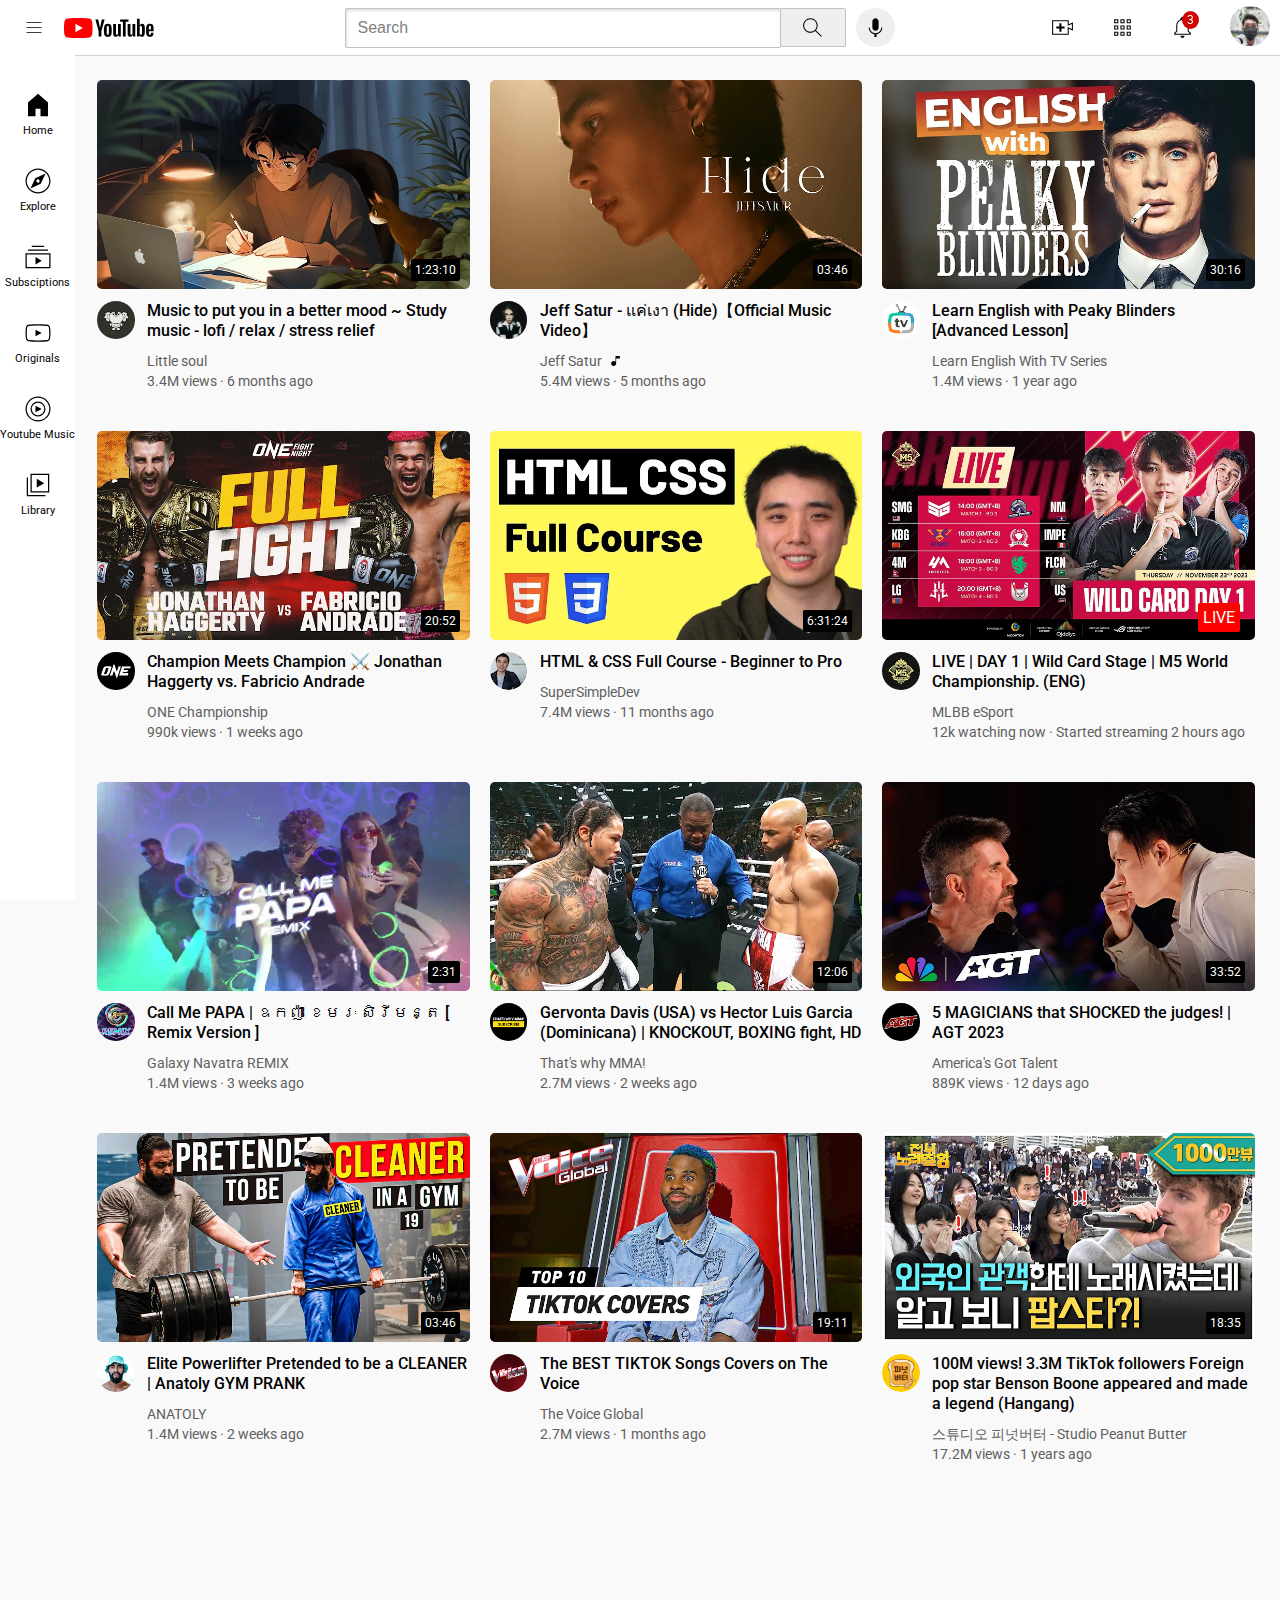
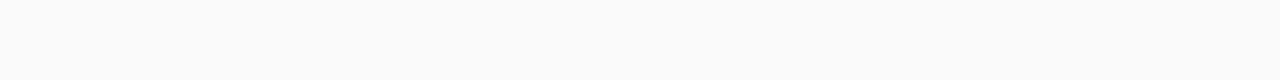
<file: index.html>
<!DOCTYPE html>
<html>
    
    <head>
    <title>YouTube Pro</title>
    

    <link rel="preconnect" href="https://fonts.googleapis.com">
    <link rel="preconnect" href="https://fonts.gstatic.com" crossorigin>
    <link href="https://fonts.googleapis.com/css2?family=Roboto:ital,wght@0,500;1,400;1,700&display=swap" rel="stylesheet">


    <link rel="stylesheet" href="cssyt/generally.css">
    <link rel="stylesheet" href="cssyt/vd_header.css">
    <link rel="stylesheet" href="cssyt/vd_yt.css">
    <link rel="stylesheet" href="cssyt/sidebar.css">
    <body>
        <header class="header-section">
            <div class="left-section">
                <img class="menu"
                src="icons/hamburger-menu.svg" alt="menu">
                <img class="yt-logo"
                src="icons/youtube-logo.svg" alt="">
            </div>
            <div class="middle-section">
                <input class="search-bar" type="text" placeholder="Search">
                <button class="search-button">
                    <img class="search-icon" src="icons/search.svg" alt="search">
                    <div class="tooltip">Search</div>
                </button>
                <button class="search-voice-but">
                    <img class="voice-icon" src="icons/voice-search-icon.svg" alt="search">
                    <div class="tooltip">Search with your voice</div>
                </button>
            </div>
            <div class="right-section">
                <div class="upload-icon-container">
                    <img class="uplaod-icon" src="icons/upload.svg" alt="uplaod">
                    <div class="tooltip">Create</div>
                </div>
                <div class="apps-icon-container">
                    <img class="yt-apps-icon" src="icons/youtube-apps.svg" alt="apps">
                    <div class="tooltip">Apps</div>
                    
                </div>
                
                <div class="noti-icon-containers">
                    <img class="noti-icon" src="icons/notifications.svg" alt="notifications">
                    <div class="tooltip">Notifications</div>
                    <div class="noti-count">3</div>
                    
                    
                    
                </div>
                <div class="pro-channel">
                    <img class="profile-icon" src="Picgr/my-profile.jpg" alt="profile">
                
                </div>
                

            </div>
        </header>
        <nav class="side-bar">
            <div class="sidebar-menu">
                <img src="icons/home.svg" alt="home">
                <div>Home</div>
            </div>
            <div class="sidebar-menu">
                <img src="icons/explore.svg" alt="explore">
                <div>Explore</div>
            </div>
            <div class="sidebar-menu">
                <img src="icons/subscriptions.svg" alt="subscriptions">
                <div>Subsciptions</div>
            </div>
            <div class="sidebar-menu">
                <img src="icons/originals.svg" alt="originals">
                <div>Originals</div>
            </div>
            <div class="sidebar-menu">
                <img src="icons/youtube-music.svg" alt="music-yt">
                <div>Youtube Music</div>
            </div>
            <div class="sidebar-menu">
                <img src="icons/library.svg" alt="library">
                <div>Library</div>
            </div>

        </nav>
        <main>
            <section class="vd-grid">
                <div class="first-vd">
                    <div class="thumbnail-row">
                        <a href="https://www.youtube.com/live/FxJ3zPUU6Y4?si=Xy-5IUI_fVkbMhQG" target="_blank">
                            <img class="thumbnail" src="Picgr/hq720.webp" alt="song">
                        </a>
                        
                        <div class="time-vd">
                            1:23:10
                        </div>
                    </div>
                    <div class="vd-info-grid">
                        <div class="channel-pro">
                            <img class="pic-pro" src="Picgr/pro-2.jpg" alt="pro">
                        </div>
                        <div class="vd-info">
                            <p class="video-title"> Music to put you in a better mood ~ Study music - lofi / relax / stress relief </p>
                            <p class="author-video">Little soul </p>
                            <p class="views">3.4M views &#183; 6 months ago </p>
                        </div>
                        
                    </div>
                    
                    
                </div>
            
                <div class="second-vd">
                    <div class="thumbnail-row">
                        <a href="https://youtu.be/k9aI7dHj8GM?si=v_iqs8t-4Uy-HRBS" target="_blank">
                            <img class="thumbnail" src="Picgr/hq1.webp" alt="song"  >
                        </a>
                        <div class="time-vd">
                            03:46
                        </div>
                    </div>
                    <div class="vd-info-grid">
                        <div class="channel-pro">
                            <img class="pic-pro" src="Picgr/profile-jeff.jpg" alt="pro">
                        </div>
                        <div class="vd-info">
                            <p class="video-title"> Jeff Satur - แค่เงา (Hide)【Official Music Video】 </p>
                            <div class="art">
                                <p class="author-video">Jeff Satur
                                    <div class="art-song" >
                                        <svg xmlns="http://www.w3.org/2000/svg" enable-background="new 0 0 24 24" height="24" viewBox="0 0 24 24" width="24" focusable="false" style="pointer-events: none; display: block; width: 100%; height: 100%;">
                                            <path d="M12 4v9.38c-.73-.84-1.8-1.38-3-1.38-2.21 0-4 1.79-4 4s1.79 4 4 4 4-1.79 4-4V8h6V4h-7z">
                                            </path>
                                        </svg>
                                    </div>
                                   
                                </p>
                            </div> 
                                
                            <p class="views">5.4M views &#183; 5 months ago </p>
                        </div>
                        
                    </div>
                    
                    
                </div>
            
                <div class="first-vd">
                    <div class="thumbnail-row">
                        <a href="https://youtu.be/Fa4jyM-p8zI?si=eOtKBd0zDmvvTlmL" target="_blank">
                            <img class="thumbnail" src="Picgr/peaky-thumb.webp" alt="peaky">
                        </a>
                        
                        <div class="time-vd">
                            30:16
                        </div>
                    </div>
                    <div class="vd-info-grid">
                        <div class="channel-pro">
                            <img class="pic-pro" src="Picgr/peaky-pro.jpg" alt="pro">
                        </div>
                        <div class="vd-info">
                            <p class="video-title"> Learn English with Peaky Blinders [Advanced Lesson]</p>
                            <p class="author-video">Learn English With TV Series</p>
                            <p class="views">1.4M views &#183; 1 year ago </p>
                        </div>
                        
                    </div>
                    
                    
                </div>
            
                <div class="first-vd">
                    <div class="thumbnail-row">
                        <a href="https://youtu.be/Woe_CyQ8EMc?si=jReA6g7WIhtid8-G" target="_blank">
                            <img class="thumbnail" src="Picgr/fight.webp" alt="fight-boxing">
                        </a>
                        
                        <div class="time-vd">
                            20:52
                        </div>
                    </div>
                    <div class="vd-info-grid">
                        <div class="channel-pro">
                            <img class="pic-pro" src="Picgr/fight-pro.jpg" alt="pro">
                        </div>
                        <div class="vd-info">
                            <p class="video-title"> Champion Meets Champion ⚔️ Jonathan Haggerty vs. Fabricio Andrade </p>
                            <p class="author-video">ONE Championship</p>
                            <p class="views">990k views &#183; 1 weeks ago </p>
                        </div>
                        
                    </div>
                    
                    
                </div>
            
                <div class="second-vd">
                    <div class="thumbnail-row">
                        <a href="https://youtu.be/G3e-cpL7ofc?si=SQGGp2krDNKVg0_f" target="_blank">
                            <img class="thumbnail" src="Picgr/weblearn.webp" alt="coding">
                        </a>
                        
                        <div class="time-vd">
                            6:31:24
                        </div>
                    </div>
                    <div class="vd-info-grid">
                        <div class="channel-pro">
                            <img class="pic-pro" src="Picgr/weblearn-pro.jpg" alt="pro">
                        </div>
                        <div class="vd-info">
                            <p class="video-title"> HTML & CSS Full Course - Beginner to Pro </p>
                            <p class="author-video">SuperSimpleDev</p>
                            <p class="views">7.4M views &#183; 11 months ago </p>
                        </div>
                        
                    </div>
                    
                    
                </div>
            
                <div class="first-vd">
                    <div class="thumbnail-row">
                        <a href="https://www.youtube.com/live/2MereGVMdIQ?si=IyXlV-Ewi976yENM" target="_blank">
                            <img class="thumbnail" src="Picgr/game.webp" alt="game">
                        </a>
                        
                        <div class="time-vd-live">
                            LIVE
                        </div>
                    </div>
                    <div class="vd-info-grid">
                        <div class="channel-pro">
                            <img class="pic-pro" src="Picgr/gmae-pro.jpg" alt="pro">
                        </div>
                        <div class="vd-info">
                            <p class="video-title"> LIVE | DAY 1 | Wild Card Stage | M5 World Championship. (ENG)</p>
                            <p class="author-video">MLBB eSport</p>
                            <p class="views">  12k watching now &#183; Started streaming 2 hours ago </p>
                        </div>
                        
                    </div>
                    
                    
                </div>

                <div class="first-vd">
                    <div class="thumbnail-row">
                        <a href="https://youtu.be/zSCZ7WLi0Ts?si=iNYV52p2Ign9MWji" target="_blank">
                            <img class="thumbnail" src="Picgr/kemerak.webp" alt="song">
                        </a>
                        

                        <div class="time-vd">
                            2:31
                        </div>
                    </div>
                    <div class="vd-info-grid">
                        <div class="channel-pro">
                            <img class="pic-pro" src="Picgr/kemera-pro.jpg" alt="pro">
                        </div>
                        <div class="vd-info">
                            <p class="video-title"> Call Me PAPA | ឧកញ៉ា ខេមរៈ សិរីមន្ត [ Remix Version ] </p>
                            <p class="author-video">Galaxy Navatra REMIX</p>
                            <p class="views">1.4M views &#183;  3 weeks ago </p>
                        </div>
                        
                    </div>
                    
                    
                </div>
            
                <div class="second-vd">
                    <div class="thumbnail-row">
                        <a href="https://youtu.be/EzcmDUkIo6A?si=bV4avdMutIiUaJR-" target="_blank">
                            <img class="thumbnail" src="Picgr/boxing.webp" alt="boxing" >
                        </a>
                            
                        <div class="time-vd">
                            12:06
                        </div>
                    </div>
                    <div class="vd-info-grid">
                        <div class="channel-pro">
                            <img class="pic-pro" src="Picgr/boxing-pro.jpg" alt="pro">
                        </div>
                        <div class="vd-info">
                            <p class="video-title"> Gervonta Davis (USA) vs Hector Luis Garcia (Dominicana) | KNOCKOUT, BOXING fight, HD </p>
                            <div class="art">
                                <p class="author-video">That's why MMA!</p>
                            </div> 
                                
                            <p class="views">2.7M views &#183; 2 weeks ago </p>
                        </div>
                        
                    </div>
                    
                    
                </div>
            
                <div class="first-vd">
                    <div class="thumbnail-row">
                        <a href="https://youtu.be/9tBsMSDoDqk?si=HQwRU1d5nbo8oOqy" target="_blank">
                            <img class="thumbnail" src="Picgr/agt.webp" alt="song">
                        </a>
                        

                        <div class="time-vd">
                            33:52
                        </div>
                    </div>
                    <div class="vd-info-grid">
                        <div class="channel-pro">
                            <img class="pic-pro" src="Picgr/agt-pro.jpg" alt="pro">
                        </div>
                        <div class="vd-info">
                            <p class="video-title"> 5 MAGICIANS that SHOCKED the judges! | AGT 2023 </p>
                            <p class="author-video">America's Got Talent</p>
                            <p class="views">889K views &#183;  12 days ago </p>
                        </div>
                        
                    </div>
                    
                    
                </div>
            
                <div class="second-vd">
                    <div class="thumbnail-row">
                        <a href="https://youtu.be/f3yYVG-goUc?si=92tCaxZaKjnVB7Wz" target="_blank">
                            <img class="thumbnail" src="Picgr/prank-gym.webp" alt="boxing" >
                        </a>
                            
                        <div class="time-vd">
                            03:46
                        </div>
                    </div>
                    <div class="vd-info-grid">
                        <div class="channel-pro">
                            <img class="pic-pro" src="Picgr/prank-gym-pro.jpg" alt="pro">
                        </div>
                        <div class="vd-info">
                            <p class="video-title"> Elite Powerlifter Pretended to be a CLEANER | Anatoly GYM PRANK </p>
                            <div class="art">
                                <p class="author-video">ANATOLY</p>
                            </div> 
                                
                            <p class="views">1.4M views &#183; 2 weeks ago </p>
                        </div>
                        
                    </div>
                    
                    
                </div>
                
                <div class="first-vd">
                    <div class="thumbnail-row">
                        <a href="https://youtu.be/hSy8V0eTbKs?si=uLGt8KuiBwM8ic-K" target="_blank">
                            <img class="thumbnail" src="Picgr/thevoice.webp" alt="song">
                        </a>
                        

                        <div class="time-vd">
                            19:11
                        </div>
                    </div>
                    <div class="vd-info-grid">
                        <div class="channel-pro">
                            <img class="pic-pro" src="Picgr/thevoice-pro.jpg" alt="pro">
                        </div>
                        <div class="vd-info">
                            <p class="video-title"> The BEST TIKTOK Songs Covers on The Voice </p>
                            <p class="author-video">The Voice Global</p>
                            <p class="views">2.7M views &#183;  1 months ago </p>
                        </div>
                        
                    </div>
                    
                    
                </div>
            
                <div class="second-vd">
                    <div class="thumbnail-row">
                        <a href="https://youtu.be/3ybrOtuWxOs?si=lbVilReuVtZVfLz0" target="_blank">
                            <img class="thumbnail" src="Picgr/korean.webp" alt="boxing" >
                        </a>
                            
                        <div class="time-vd">
                            18:35
                        </div>
                    </div>
                    <div class="vd-info-grid">
                        <div class="channel-pro">
                            <img class="pic-pro" src="Picgr/korean-pro.jpg" alt="pro">
                        </div>
                        <div class="vd-info">
                            <p class="video-title"> 100M views! 3.3M TikTok followers Foreign pop star Benson Boone appeared and made a legend (Hangang) </p>
                            <div class="art">
                                <p class="author-video">스튜디오 피넛버터 - Studio Peanut Butter</p>
                            </div> 
                                
                            <p class="views">17.2M views &#183; 1 years ago </p>
                        </div>
                        
                    </div>
                    
                    
                </div>
                    
                
                    
                    
                </div>
            </section>
        </main>
        
    <!--Put position absolute inside position relative with layer-->
    
  
    
    </head>
    </body>
</html>
</file>
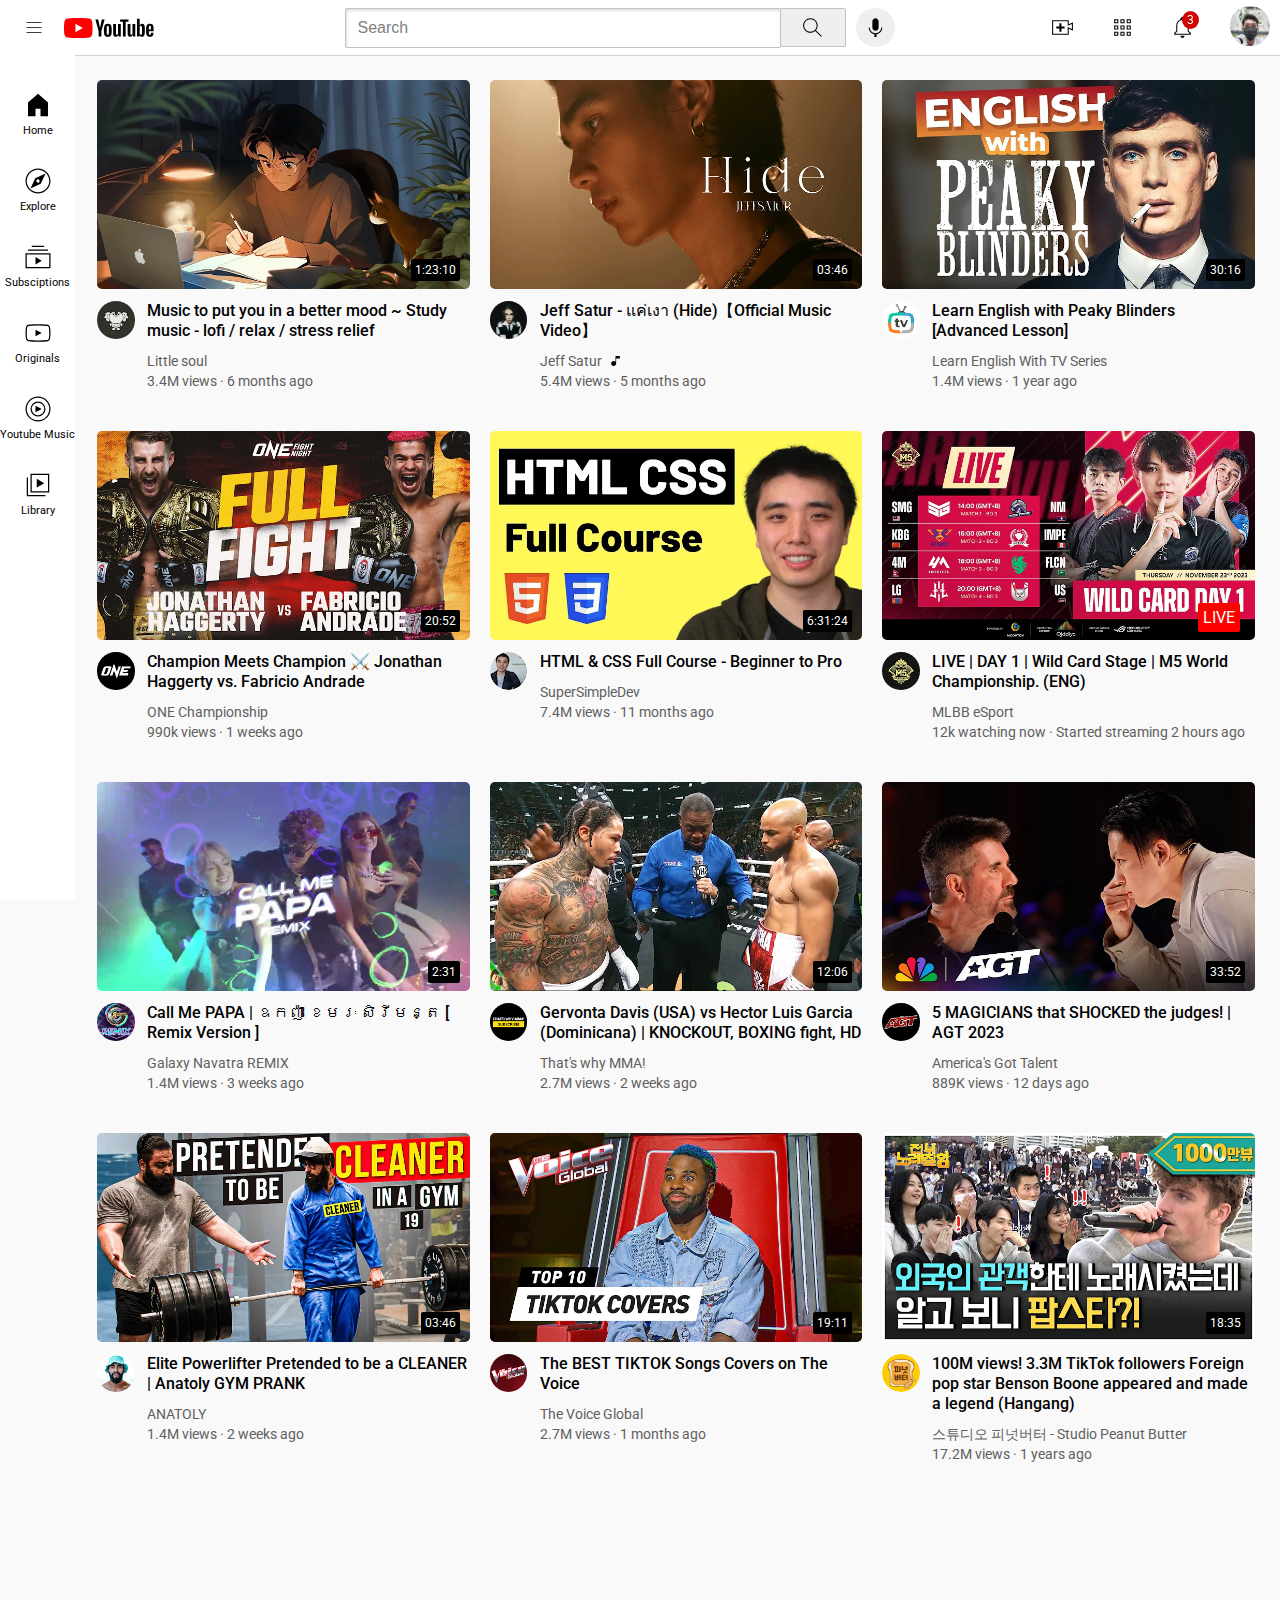
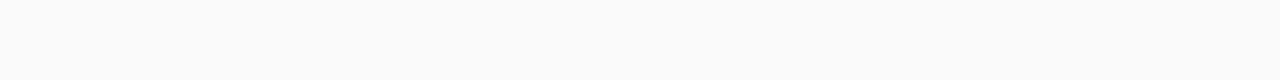
<file: yt.html>
<!DOCTYPE html>
<html>
    
    <head>
    <title>YouTube Pro</title>
    

    <link rel="preconnect" href="https://fonts.googleapis.com">
    <link rel="preconnect" href="https://fonts.gstatic.com" crossorigin>
    <link href="https://fonts.googleapis.com/css2?family=Roboto:ital,wght@0,500;1,400;1,700&display=swap" rel="stylesheet">


    <link rel="stylesheet" href="cssyt/generally.css">
    <link rel="stylesheet" href="cssyt/vd_header.css">
    <link rel="stylesheet" href="cssyt/vd_yt.css">
    <link rel="stylesheet" href="cssyt/sidebar.css">
    <body>
        <header class="header-section">
            <div class="left-section">
                <img class="menu"
                src="icons/hamburger-menu.svg" alt="menu">
                <img class="yt-logo"
                src="icons/youtube-logo.svg" alt="">
            </div>
            <div class="middle-section">
                <input class="search-bar" type="text" placeholder="Search">
                <button class="search-button">
                    <img class="search-icon" src="icons/search.svg" alt="search">
                    <div class="tooltip">Search</div>
                </button>
                <button class="search-voice-but">
                    <img class="voice-icon" src="icons/voice-search-icon.svg" alt="search">
                    <div class="tooltip">Search with your voice</div>
                </button>
            </div>
            <div class="right-section">
                <div class="upload-icon-container">
                    <img class="uplaod-icon" src="icons/upload.svg" alt="uplaod">
                    <div class="tooltip">Create</div>
                </div>
                <div class="apps-icon-container">
                    <img class="yt-apps-icon" src="icons/youtube-apps.svg" alt="apps">
                    <div class="tooltip">Apps</div>
                    
                </div>
                
                <div class="noti-icon-containers">
                    <img class="noti-icon" src="icons/notifications.svg" alt="notifications">
                    <div class="tooltip">Notifications</div>
                    <div class="noti-count">3</div>
                    
                    
                    
                </div>
                <div class="pro-channel">
                    <img class="profile-icon" src="Picgr/my-profile.jpg" alt="profile">
                
                </div>
                

            </div>
        </header>
        <nav class="side-bar">
            <div class="sidebar-menu">
                <img src="icons/home.svg" alt="home">
                <div>Home</div>
            </div>
            <div class="sidebar-menu">
                <img src="icons/explore.svg" alt="explore">
                <div>Explore</div>
            </div>
            <div class="sidebar-menu">
                <img src="icons/subscriptions.svg" alt="subscriptions">
                <div>Subsciptions</div>
            </div>
            <div class="sidebar-menu">
                <img src="icons/originals.svg" alt="originals">
                <div>Originals</div>
            </div>
            <div class="sidebar-menu">
                <img src="icons/youtube-music.svg" alt="music-yt">
                <div>Youtube Music</div>
            </div>
            <div class="sidebar-menu">
                <img src="icons/library.svg" alt="library">
                <div>Library</div>
            </div>

        </nav>
        <main>
            <section class="vd-grid">
                <div class="first-vd">
                    <div class="thumbnail-row">
                        <a href="https://www.youtube.com/live/FxJ3zPUU6Y4?si=Xy-5IUI_fVkbMhQG" target="_blank">
                            <img class="thumbnail" src="Picgr/hq720.webp" alt="song">
                        </a>
                        
                        <div class="time-vd">
                            1:23:10
                        </div>
                    </div>
                    <div class="vd-info-grid">
                        <div class="channel-pro">
                            <img class="pic-pro" src="Picgr/pro-2.jpg" alt="pro">
                        </div>
                        <div class="vd-info">
                            <p class="video-title"> Music to put you in a better mood ~ Study music - lofi / relax / stress relief </p>
                            <p class="author-video">Little soul </p>
                            <p class="views">3.4M views &#183; 6 months ago </p>
                        </div>
                        
                    </div>
                    
                    
                </div>
            
                <div class="second-vd">
                    <div class="thumbnail-row">
                        <a href="https://youtu.be/k9aI7dHj8GM?si=v_iqs8t-4Uy-HRBS" target="_blank">
                            <img class="thumbnail" src="Picgr/hq1.webp" alt="song"  >
                        </a>
                        <div class="time-vd">
                            03:46
                        </div>
                    </div>
                    <div class="vd-info-grid">
                        <div class="channel-pro">
                            <img class="pic-pro" src="Picgr/profile-jeff.jpg" alt="pro">
                        </div>
                        <div class="vd-info">
                            <p class="video-title"> Jeff Satur - แค่เงา (Hide)【Official Music Video】 </p>
                            <div class="art">
                                <p class="author-video">Jeff Satur
                                    <div class="art-song" >
                                        <svg xmlns="http://www.w3.org/2000/svg" enable-background="new 0 0 24 24" height="24" viewBox="0 0 24 24" width="24" focusable="false" style="pointer-events: none; display: block; width: 100%; height: 100%;">
                                            <path d="M12 4v9.38c-.73-.84-1.8-1.38-3-1.38-2.21 0-4 1.79-4 4s1.79 4 4 4 4-1.79 4-4V8h6V4h-7z">
                                            </path>
                                        </svg>
                                    </div>
                                   
                                </p>
                            </div> 
                                
                            <p class="views">5.4M views &#183; 5 months ago </p>
                        </div>
                        
                    </div>
                    
                    
                </div>
            
                <div class="first-vd">
                    <div class="thumbnail-row">
                        <a href="https://youtu.be/Fa4jyM-p8zI?si=eOtKBd0zDmvvTlmL" target="_blank">
                            <img class="thumbnail" src="Picgr/peaky-thumb.webp" alt="peaky">
                        </a>
                        
                        <div class="time-vd">
                            30:16
                        </div>
                    </div>
                    <div class="vd-info-grid">
                        <div class="channel-pro">
                            <img class="pic-pro" src="Picgr/peaky-pro.jpg" alt="pro">
                        </div>
                        <div class="vd-info">
                            <p class="video-title"> Learn English with Peaky Blinders [Advanced Lesson]</p>
                            <p class="author-video">Learn English With TV Series</p>
                            <p class="views">1.4M views &#183; 1 year ago </p>
                        </div>
                        
                    </div>
                    
                    
                </div>
            
                <div class="first-vd">
                    <div class="thumbnail-row">
                        <a href="https://youtu.be/Woe_CyQ8EMc?si=jReA6g7WIhtid8-G" target="_blank">
                            <img class="thumbnail" src="Picgr/fight.webp" alt="fight-boxing">
                        </a>
                        
                        <div class="time-vd">
                            20:52
                        </div>
                    </div>
                    <div class="vd-info-grid">
                        <div class="channel-pro">
                            <img class="pic-pro" src="Picgr/fight-pro.jpg" alt="pro">
                        </div>
                        <div class="vd-info">
                            <p class="video-title"> Champion Meets Champion ⚔️ Jonathan Haggerty vs. Fabricio Andrade </p>
                            <p class="author-video">ONE Championship</p>
                            <p class="views">990k views &#183; 1 weeks ago </p>
                        </div>
                        
                    </div>
                    
                    
                </div>
            
                <div class="second-vd">
                    <div class="thumbnail-row">
                        <a href="https://youtu.be/G3e-cpL7ofc?si=SQGGp2krDNKVg0_f" target="_blank">
                            <img class="thumbnail" src="Picgr/weblearn.webp" alt="coding">
                        </a>
                        
                        <div class="time-vd">
                            6:31:24
                        </div>
                    </div>
                    <div class="vd-info-grid">
                        <div class="channel-pro">
                            <img class="pic-pro" src="Picgr/weblearn-pro.jpg" alt="pro">
                        </div>
                        <div class="vd-info">
                            <p class="video-title"> HTML & CSS Full Course - Beginner to Pro </p>
                            <p class="author-video">SuperSimpleDev</p>
                            <p class="views">7.4M views &#183; 11 months ago </p>
                        </div>
                        
                    </div>
                    
                    
                </div>
            
                <div class="first-vd">
                    <div class="thumbnail-row">
                        <a href="https://www.youtube.com/live/2MereGVMdIQ?si=IyXlV-Ewi976yENM" target="_blank">
                            <img class="thumbnail" src="Picgr/game.webp" alt="game">
                        </a>
                        
                        <div class="time-vd-live">
                            LIVE
                        </div>
                    </div>
                    <div class="vd-info-grid">
                        <div class="channel-pro">
                            <img class="pic-pro" src="Picgr/gmae-pro.jpg" alt="pro">
                        </div>
                        <div class="vd-info">
                            <p class="video-title"> LIVE | DAY 1 | Wild Card Stage | M5 World Championship. (ENG)</p>
                            <p class="author-video">MLBB eSport</p>
                            <p class="views">  12k watching now &#183; Started streaming 2 hours ago </p>
                        </div>
                        
                    </div>
                    
                    
                </div>

                <div class="first-vd">
                    <div class="thumbnail-row">
                        <a href="https://youtu.be/zSCZ7WLi0Ts?si=iNYV52p2Ign9MWji" target="_blank">
                            <img class="thumbnail" src="Picgr/kemerak.webp" alt="song">
                        </a>
                        

                        <div class="time-vd">
                            2:31
                        </div>
                    </div>
                    <div class="vd-info-grid">
                        <div class="channel-pro">
                            <img class="pic-pro" src="Picgr/kemera-pro.jpg" alt="pro">
                        </div>
                        <div class="vd-info">
                            <p class="video-title"> Call Me PAPA | ឧកញ៉ា ខេមរៈ សិរីមន្ត [ Remix Version ] </p>
                            <p class="author-video">Galaxy Navatra REMIX</p>
                            <p class="views">1.4M views &#183;  3 weeks ago </p>
                        </div>
                        
                    </div>
                    
                    
                </div>
            
                <div class="second-vd">
                    <div class="thumbnail-row">
                        <a href="https://youtu.be/EzcmDUkIo6A?si=bV4avdMutIiUaJR-" target="_blank">
                            <img class="thumbnail" src="Picgr/boxing.webp" alt="boxing" >
                        </a>
                            
                        <div class="time-vd">
                            12:06
                        </div>
                    </div>
                    <div class="vd-info-grid">
                        <div class="channel-pro">
                            <img class="pic-pro" src="Picgr/boxing-pro.jpg" alt="pro">
                        </div>
                        <div class="vd-info">
                            <p class="video-title"> Gervonta Davis (USA) vs Hector Luis Garcia (Dominicana) | KNOCKOUT, BOXING fight, HD </p>
                            <div class="art">
                                <p class="author-video">That's why MMA!</p>
                            </div> 
                                
                            <p class="views">2.7M views &#183; 2 weeks ago </p>
                        </div>
                        
                    </div>
                    
                    
                </div>
            
                <div class="first-vd">
                    <div class="thumbnail-row">
                        <a href="https://youtu.be/9tBsMSDoDqk?si=HQwRU1d5nbo8oOqy" target="_blank">
                            <img class="thumbnail" src="Picgr/agt.webp" alt="song">
                        </a>
                        

                        <div class="time-vd">
                            33:52
                        </div>
                    </div>
                    <div class="vd-info-grid">
                        <div class="channel-pro">
                            <img class="pic-pro" src="Picgr/agt-pro.jpg" alt="pro">
                        </div>
                        <div class="vd-info">
                            <p class="video-title"> 5 MAGICIANS that SHOCKED the judges! | AGT 2023 </p>
                            <p class="author-video">America's Got Talent</p>
                            <p class="views">889K views &#183;  12 days ago </p>
                        </div>
                        
                    </div>
                    
                    
                </div>
            
                <div class="second-vd">
                    <div class="thumbnail-row">
                        <a href="https://youtu.be/f3yYVG-goUc?si=92tCaxZaKjnVB7Wz" target="_blank">
                            <img class="thumbnail" src="Picgr/prank-gym.webp" alt="boxing" >
                        </a>
                            
                        <div class="time-vd">
                            03:46
                        </div>
                    </div>
                    <div class="vd-info-grid">
                        <div class="channel-pro">
                            <img class="pic-pro" src="Picgr/prank-gym-pro.jpg" alt="pro">
                        </div>
                        <div class="vd-info">
                            <p class="video-title"> Elite Powerlifter Pretended to be a CLEANER | Anatoly GYM PRANK </p>
                            <div class="art">
                                <p class="author-video">ANATOLY</p>
                            </div> 
                                
                            <p class="views">1.4M views &#183; 2 weeks ago </p>
                        </div>
                        
                    </div>
                    
                    
                </div>
                
                <div class="first-vd">
                    <div class="thumbnail-row">
                        <a href="https://youtu.be/hSy8V0eTbKs?si=uLGt8KuiBwM8ic-K" target="_blank">
                            <img class="thumbnail" src="Picgr/thevoice.webp" alt="song">
                        </a>
                        

                        <div class="time-vd">
                            19:11
                        </div>
                    </div>
                    <div class="vd-info-grid">
                        <div class="channel-pro">
                            <img class="pic-pro" src="Picgr/thevoice-pro.jpg" alt="pro">
                        </div>
                        <div class="vd-info">
                            <p class="video-title"> The BEST TIKTOK Songs Covers on The Voice </p>
                            <p class="author-video">The Voice Global</p>
                            <p class="views">2.7M views &#183;  1 months ago </p>
                        </div>
                        
                    </div>
                    
                    
                </div>
            
                <div class="second-vd">
                    <div class="thumbnail-row">
                        <a href="https://youtu.be/3ybrOtuWxOs?si=lbVilReuVtZVfLz0" target="_blank">
                            <img class="thumbnail" src="Picgr/korean.webp" alt="boxing" >
                        </a>
                            
                        <div class="time-vd">
                            18:35
                        </div>
                    </div>
                    <div class="vd-info-grid">
                        <div class="channel-pro">
                            <img class="pic-pro" src="Picgr/korean-pro.jpg" alt="pro">
                        </div>
                        <div class="vd-info">
                            <p class="video-title"> 100M views! 3.3M TikTok followers Foreign pop star Benson Boone appeared and made a legend (Hangang) </p>
                            <div class="art">
                                <p class="author-video">스튜디오 피넛버터 - Studio Peanut Butter</p>
                            </div> 
                                
                            <p class="views">17.2M views &#183; 1 years ago </p>
                        </div>
                        
                    </div>
                    
                    
                </div>
                    
                
                    
                    
                </div>
            </section>
        </main>
        
    <!--Put position absolute inside position relative with layer-->
    
  
    
    </head>
    </body>
</html>
</file>
<file: cssyt/generally.css>
p {
    
    margin-top: 0;
    margin-bottom: 0;
    line-height: 20px;
}
body {
    font-family: Roboto, arial;
    height: 1600px;
    margin: 0;
    padding-top: 80px;
    background-color: rgb(249, 249, 249);
    padding-left: 97px;
    padding-right: 25px;
}
</file>
<file: cssyt/vd_header.css>
.header-section {
    height: 55px;
    display: flex;
    flex-direction: row;
    justify-content: space-between;
    z-index: 100;
    position: fixed;
    left: 0;
    right: 0;
    top: 0;
    background-color: white;
    border-bottom-width: 1px;
    border-bottom-style: solid;
    border-bottom-color: rgb(214, 211, 211);
}


.left-section {
    display: flex;
    align-items: center;
}
.menu {
    height: 20px;
    margin-right: 20px;
    margin-left: 24px;
}
.yt-logo {
    height: 20px;
}


.middle-section {
   
    flex: 1;
    margin-left: 70px;
    margin-right: 35px;
    max-width: 550px;
    display: flex;
    align-items: center;
}
.search-bar {
    flex: 1;
    width: 0;
    height: 36px;
    padding-left: 12px;
    font-size: 16px;
    border: 1px solid rgb(194, 194, 194);
    border-radius: 2px;
    box-shadow: inset 1px 2px 3px rgba(0,0, 0, 0.13);

}
.search-bar::placeholder {
    
    font-size: 16px;
    
    color: gray;
}
.search-button {
    height: 39px;
    width: 66px;
    border-color: rgb(194, 194, 194);
    border-width: 1px;
    border-style: solid;
    border-radius: 2px;
    margin-left: -1px;
    margin-right: 10px;
    transition: 0.3s;

}

.search-voice-but, 
.search-button,
.upload-icon-container,
.apps-icon-container,
.noti-icon-containers
 {
    position: relative;
    display: flex;
    justify-content: center;
    align-items: center;

}
.search-button .tooltip,
.search-voice-but .tooltip,
.upload-icon-container .tooltip,
.apps-icon-container .tooltip,
.noti-icon-containers .tooltip {
    position: absolute;
    background-color: rgb(99, 99, 99);
    color:white;
    padding-top: 4px;
    padding-left: 4px;
    padding-bottom: 4px;
    padding-right: 4px;
    border-radius: 2px;
    font-size: 12px;
    
    bottom: -30px;
    opacity: 0;
    transition: opacity 0.15s;
    pointer-events: none;
    white-space: nowrap;
}
.search-button:hover {
    opacity: 0.8;
    background-color: rgb(211, 211, 211);

}
.search-button:hover .tooltip,
.search-voice-but:hover .tooltip,
.upload-icon-container:hover .tooltip,
.apps-icon-container:hover .tooltip,
.noti-icon-containers:hover .tooltip {
    opacity: 1;
   
}
.search-button:active {
    opacity: 0.6;
}
.search-icon {
    height: 25px;
    
}
.search-voice-but {
    height: 39px;
    width: 39px;
    border-radius: 20px;
    border-style: none;
    transition: 0.3s;
    
}
.search-voice-but:hover {
    opacity: 0.8;
    background-color: rgb(168, 168, 168);
}
.search-voice-but:active {
    opacity: 0.6;
}

.voice-icon {
    height: 25px;

}


.right-section {
    flex-shrink: 0;
    width: 230px;
    display: flex;
    align-items: center;
    justify-content: space-between;
}

.uplaod-icon {
    width: 25px;
}
.yt-apps-icon {
    width: 25px;
    

}
.noti-icon {
    width: 25px;
    

}
.noti-icon-containers {
    position: relative;
}
.noti-count {
    position: absolute;
    top: -4px;
    right: -4px;
    background-color: rgb(209, 4, 4);
    border-radius: 50%;
    color: white;
    padding-left: 5px;
    padding-right:5px ;
    padding-top: 2px;
    padding-bottom: 2px;
    
    font-size: 12px;
}
.profile-icon {
    width: 40px;
    border-radius: 50%;
    margin-right: 10px;

}
.pro-channel:hover {
    opacity: 0.8;
}
.pro-channel:active {
    opacity: 0.6;
}
</file>
<file: cssyt/vd_yt.css>
.thumbnail {
    width: 100%;
    border-radius: 5PX;
}
.thumbnail:hover {
    border-radius: 0 ;
    opacity: 0.9;
    width: 100.5%;
}
.thumbnail.thumbnail:active {
 opacity: 1;
}




.video-title {
    font-weight: 500;
    line-height: 20px;
    font-size: 16px;
    margin: 0;
    margin-top: 8px;
    margin-bottom: 10px;
    
}
.author-video,
.views  {
    font-size: 14px;
    color: rgb(96, 96, 96);
    display: block;
    line-height: 20px;
}
.time-vd {
    position: absolute;
    background-color: black;
    color: white;
    font-size: 12px;
    bottom: 12px;
    right: 10px;
    border-radius: 2px;
    padding: 4px;
    
}
.time-vd-live {
    position: absolute;
    background-color: red;
    color: white;
    font-size: 16px;
    bottom: 12px;
    right: 15px;
    border-radius: 2px; 
    padding: 5px;
    
}
.thumbnail-row {
    position: relative;
    
}

.channel-pro {
    width: 100%;
    display: inline-block;
    vertical-align: top;
    
}
.vd-info  {
    
    display: inline-block;
    
}
.art {
    
    display: flex;
    flex-direction: row;
}
.art-song {
    width: 15px; 
    fill: currentcolor;
    padding-left: 6px;
}
.pic-pro {
    width: 75%;
    border-radius: 50%;
    margin-top: 8px;
}
.vd-info-grid {
    display: grid;
    grid-template-columns: 50PX 1fr;
}
.vd-grid {
    display: grid;
    grid-template-columns: 1fr 1fr 1fr;
    column-gap: 20px;
    row-gap: 40px;
}
@media (max-width: 900px) {
    .vd-grid {
        grid-template-columns: 1fr 1fr;
    }
}
@media (max-width:650px){
    .vd-grid {
        grid-template-columns: 1fr
    }
}
@media (min-width:901px) and (max-width:1000px) {
    .vd-grid{
        grid-template-columns: 1fr 1fr 1fr;
    }
}

@media (min-width:2000px) {
    .vd-grid {
        grid-template-columns: 1fr 1fr 1fr 1fr;
    }
}
</file>
<file: cssyt/sidebar.css>
.side-bar {
    position: fixed;
    top: 55px;
    left: 0;
    bottom: 0;
    width: 75px;
    background-color: white;
    z-index: 200;
    padding-top: 20px;
}
.sidebar-menu {
    height: 76px;
    justify-content: center;
    align-items: center;
    display: flex;
    flex-direction: column;
    cursor: pointer;
}

.sidebar-menu:hover {
    background-color: rgb(228, 228, 228);
}
.sidebar-menu img {
    height: 30px;
    margin-bottom: 4px;
}   
.sidebar-menu div {
    /*This is comment hehe you can use this */
    font-size: 11px;

}
@media (max-width:1200px){
    .side-bar {
        position: fixed;
        top: 55px;
        left: 0;
        bottom: 0;
        width: 200px;
        background-color: white;
        z-index: 200;
        padding-top: 20px;
        
    }
    .sidebar-menu {
        height: 70px;
        width: 200px;
        justify-content: center;
        align-items: center;
        display: flex;
        flex-direction: column;
        cursor: pointer;
        /*position: relative;*/
        margin-left: -60px;
        
        

    }
    body {
        font-family: Roboto, arial;
        height: 3000px;
        margin: 0;
        padding-top: 80px;
        background-color: rgb(249, 249, 249);
        padding-left: 225px;
        padding-right: 25px;
    }
    .sidebar-menu:hover {
        background-color: rgb(228, 228, 228);
    }
    .sidebar-menu img {
        height: 25px;
        margin-bottom: 4px;
        
    }   
    .sidebar-menu div {
        position: absolute;
        flex-direction: column;
        font-size: 11px;
        margin-left: 100px;
        
        white-space: nowrap;
    
    }
}
@media(min-width:1200.1px) {
    .side-bar {
        position: fixed;
        top: 55px;
        left: 0;
        bottom: 0;
        width: 75px;
        background-color: white;
        z-index: 200;
        padding-top: 20px;
    }
    .sidebar-menu {
        height: 76px;
        justify-content: center;
        align-items: center;
        display: flex;
        flex-direction: column;
        cursor: pointer;
    }
    
    .sidebar-menu:hover {
        background-color: rgb(228, 228, 228);
    }
    .sidebar-menu img {
        height: 30px;
        margin-bottom: 4px;
    }   
    .sidebar-menu div {
        /*This is comment hehe you can use this */
        font-size: 11px;
    
    }
}
</file>
